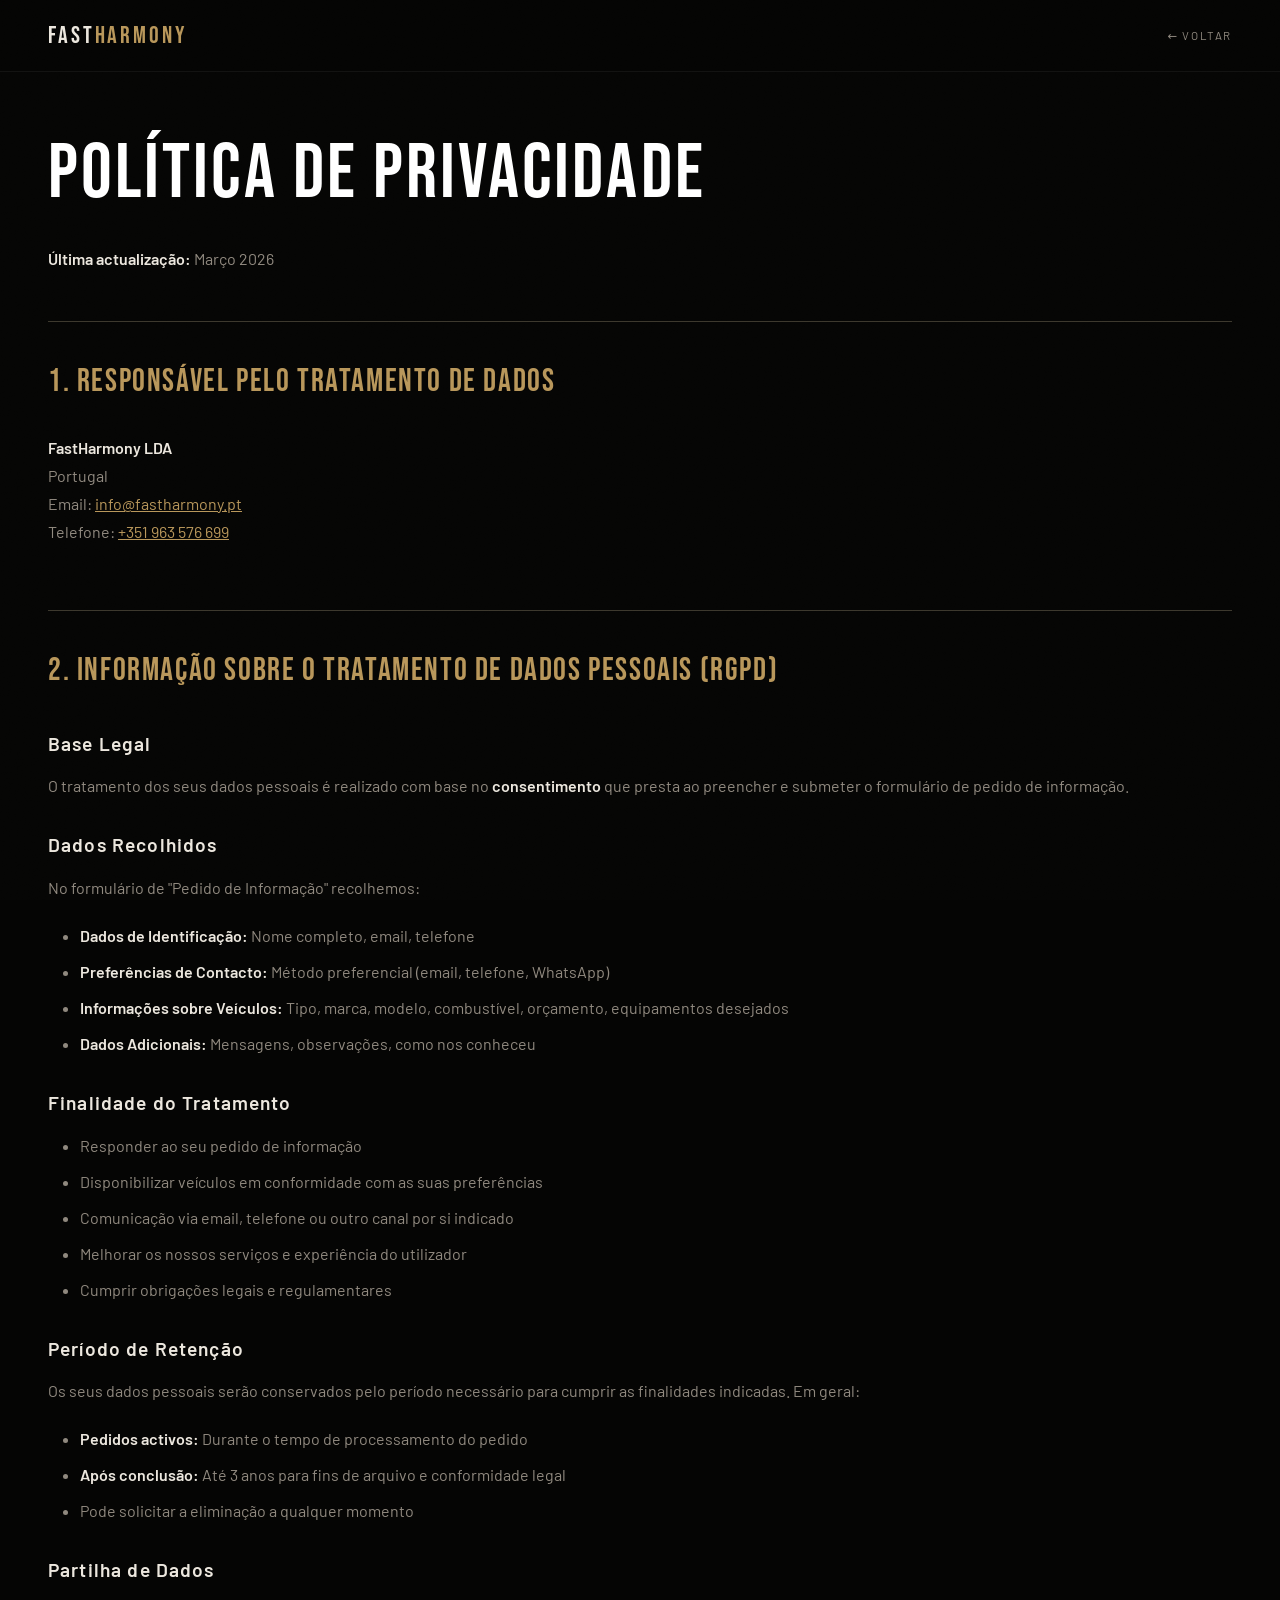
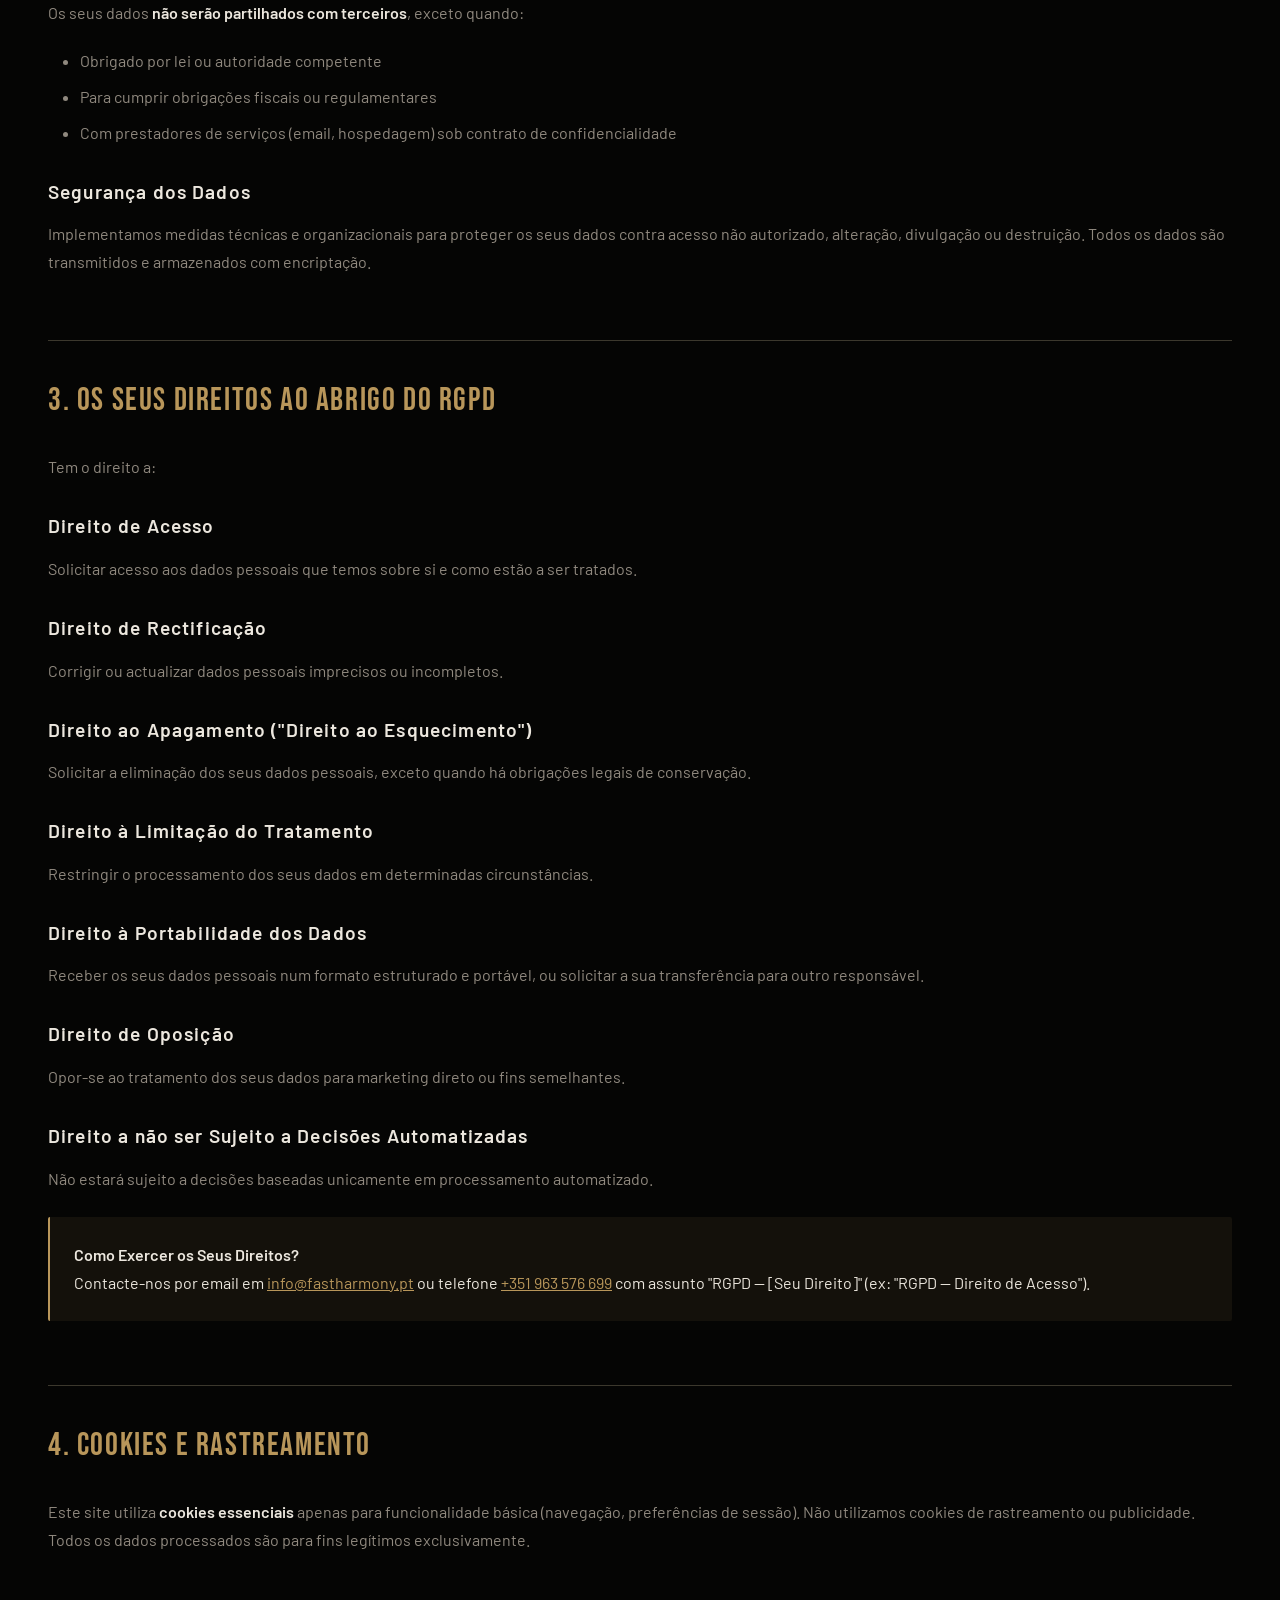
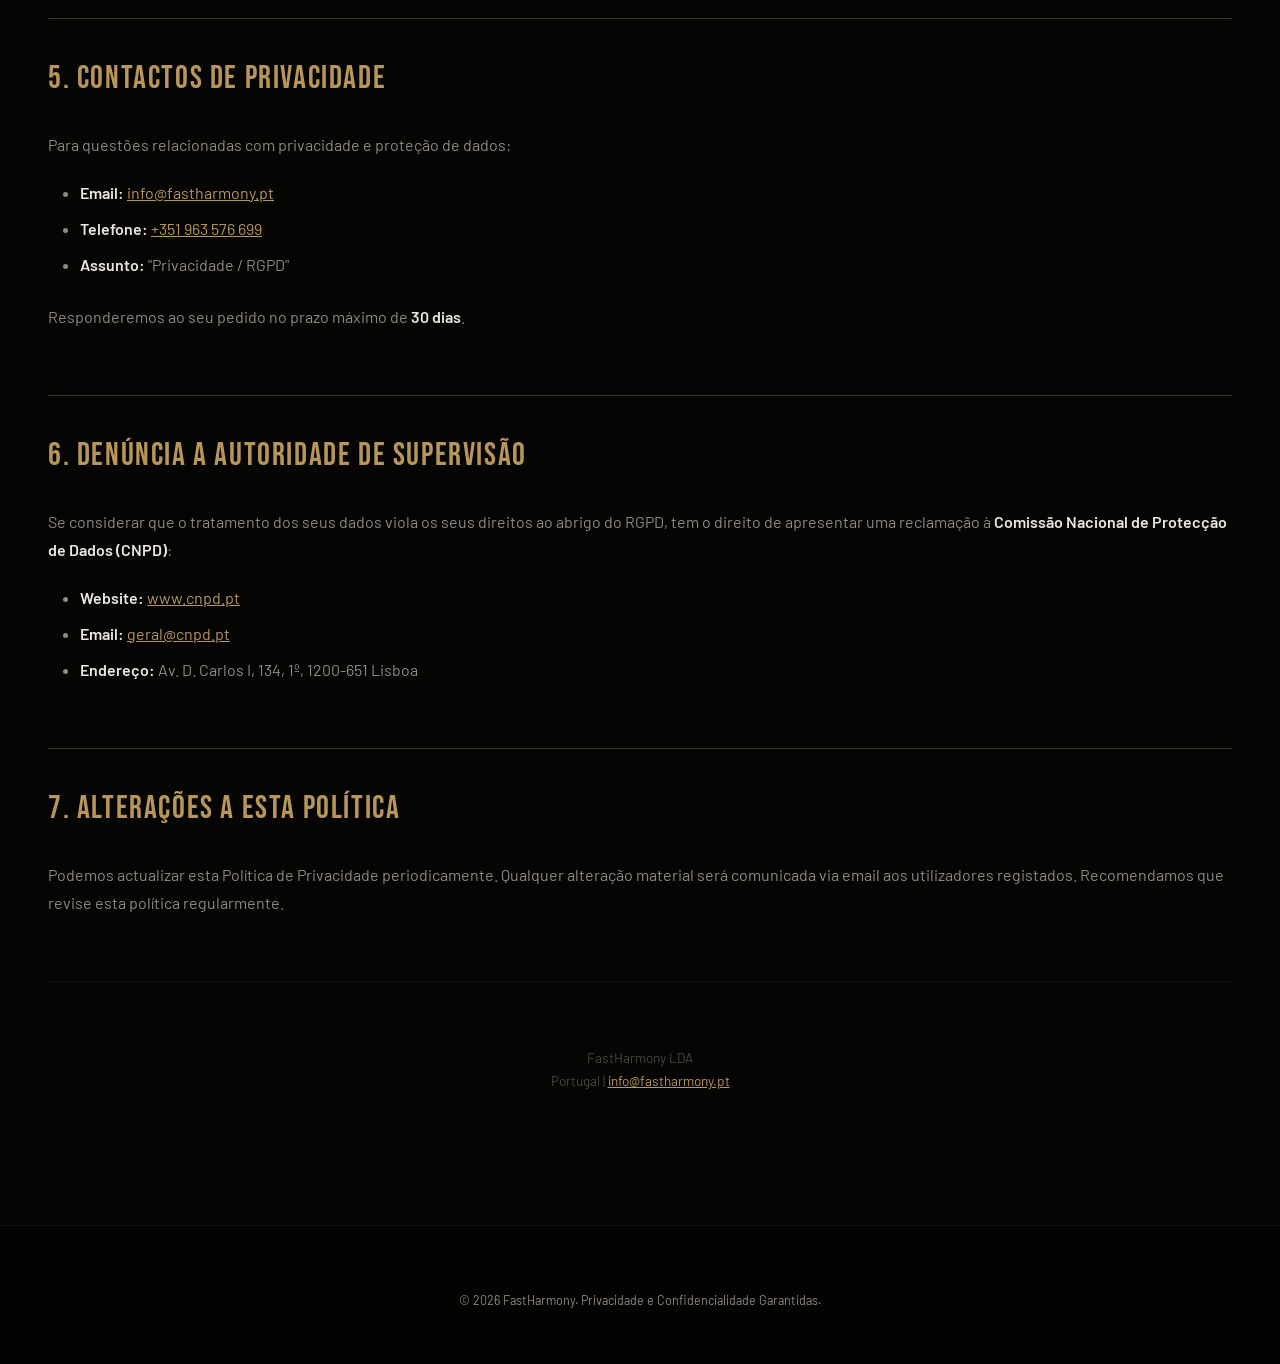
<file: privacy.html>
<!DOCTYPE html>
<html lang="pt">
<head>
  <meta charset="UTF-8" />
  <meta name="viewport" content="width=device-width, initial-scale=1.0" />
  <title>Política de Privacidade — FastHarmony</title>
  <meta name="description" content="Política de Privacidade e proteção de dados pessoais - FastHarmony" />
  <meta name="theme-color" content="#050504" />

  <!-- Google Fonts -->
  <link rel="preconnect" href="https://fonts.googleapis.com" />
  <link rel="preconnect" href="https://fonts.gstatic.com" crossorigin />
  <link href="https://fonts.googleapis.com/css2?family=Bebas+Neue&family=Barlow:ital,wght@0,300;0,400;0,500;0,600;0,700;1,300;1,400&display=swap" rel="stylesheet" />

  <style>
    /* ═══════════════════════════════════════════ */
    /* PRIVACY PAGE — Inline styling */
    /* ═══════════════════════════════════════════ */

    * {
      box-sizing: border-box;
      margin: 0;
      padding: 0;
    }

    body {
      font-family: 'Barlow', system-ui, sans-serif;
      background-color: #050504;
      color: #ece7de;
      line-height: 1.75;
      overflow-x: hidden;
      -webkit-font-smoothing: antialiased;
      -moz-osx-font-smoothing: grayscale;
    }

    .grain {
      position: fixed;
      inset: 0;
      pointer-events: none;
      z-index: 8000;
      opacity: 0.045;
      background-image: url("data:image/svg+xml,%3Csvg xmlns='http://www.w3.org/2000/svg' width='300' height='300'%3E%3Cfilter id='n'%3E%3CfeTurbulence type='fractalNoise' baseFrequency='0.8' numOctaves='4' stitchTiles='stitch'/%3E%3CfeColorMatrix type='saturate' values='0'/%3E%3C/filter%3E%3Crect width='300' height='300' filter='url(%23n)'/%3E%3C/svg%3E");
      background-size: 280px 280px;
      mix-blend-mode: overlay;
    }

    .nav {
      position: fixed;
      top: 0;
      left: 0;
      right: 0;
      z-index: 1000;
      height: 72px;
      background: rgba(5, 5, 4, 0.9);
      backdrop-filter: blur(20px);
      border-bottom: 1px solid rgba(255, 255, 255, 0.055);
      display: flex;
      align-items: center;
      justify-content: space-between;
      padding: 0 3rem;
    }

    .nav__logo {
      font-family: 'Bebas Neue', sans-serif;
      font-size: 1.5rem;
      font-weight: 400;
      letter-spacing: 0.12em;
      text-transform: uppercase;
      text-decoration: none;
      color: #ece7de;
    }

    .nav__logo-harmony {
      color: #b8965a;
    }

    .nav__logo-back {
      font-size: 0.72rem;
      letter-spacing: 0.14em;
      text-transform: uppercase;
      color: #90897f;
      text-decoration: none;
      transition: color 0.35s cubic-bezier(0.4, 0, 0.2, 1);
    }

    .nav__logo-back:hover {
      color: #b8965a;
    }

    .container {
      width: 100%;
      max-width: 1320px;
      margin-inline: auto;
      padding-inline: 3rem;
    }

    main {
      padding-top: calc(72px + 4rem);
      padding-bottom: 7rem;
    }

    h1 {
      font-family: 'Bebas Neue', sans-serif;
      font-size: clamp(2.5rem, 6vw, 5rem);
      font-weight: 400;
      line-height: 1;
      letter-spacing: 0.04em;
      text-transform: uppercase;
      color: #fff;
      margin-block: 0 2rem;
    }

    h2 {
      font-family: 'Bebas Neue', sans-serif;
      font-size: 2rem;
      font-weight: 400;
      letter-spacing: 0.05em;
      text-transform: uppercase;
      color: #b8965a;
      margin-block: 3rem 1.5rem;
      border-block-start: 1px solid rgba(255, 235, 190, 0.22);
      padding-block-start: 2rem;
    }

    h3 {
      font-size: 1.2rem;
      font-weight: 600;
      color: #ece7de;
      margin-block: 1.75rem 0.75rem;
      letter-spacing: 0.06em;
    }

    p {
      margin-block-end: 1.25rem;
      color: #90897f;
    }

    strong {
      color: #ece7de;
      font-weight: 600;
    }

    ul, ol {
      margin-block-end: 1.5rem;
      margin-inline-start: 2rem;
      color: #90897f;
    }

    li {
      margin-block-end: 0.5rem;
    }

    a {
      color: #b8965a;
      text-decoration: underline;
      transition: opacity 0.35s cubic-bezier(0.4, 0, 0.2, 1);
    }

    a:hover {
      opacity: 0.8;
    }

    .section {
      margin-block-end: 4rem;
    }

    .highlight {
      background: rgba(184, 150, 90, 0.08);
      padding: 1.5rem;
      border-left: 2px solid #b8965a;
      border-radius: 2px;
      margin-block: 1.5rem;
    }

    footer {
      background: #030302;
      border-top: 1px solid rgba(255, 255, 255, 0.055);
      padding: 4rem 3rem 2rem;
      text-align: center;
      color: #4a4640;
      font-size: 0.78rem;
    }

    @media (width < 640px) {
      .nav {
        padding: 0 1.25rem;
      }

      .container {
        padding-inline: 1.25rem;
      }

      h1 {
        font-size: 2rem;
      }

      h2 {
        font-size: 1.4rem;
      }
    }
  </style>
</head>
<body>

  <div class="grain" aria-hidden="true"></div>

  <nav class="nav">
    <a href="index.html" class="nav__logo" aria-label="FastHarmony — Topo">
      <span>FAST</span><span class="nav__logo-harmony">HARMONY</span>
    </a>
    <a href="index.html" class="nav__logo-back">← Voltar</a>
  </nav>

  <main>
    <div class="container">

      <h1>Política de Privacidade</h1>
      <p><strong>Última actualização:</strong> Março 2026</p>

      <!-- ════════════════════════════════════════════ -->
      <section class="section">
        <h2>1. Responsável pelo Tratamento de Dados</h2>
        <p>
          <strong>FastHarmony LDA</strong><br>
          Portugal<br>
          Email: <a href="mailto:info@fastharmony.pt">info@fastharmony.pt</a><br>
          Telefone: <a href="tel:+351963576699">+351 963 576 699</a>
        </p>
      </section>

      <!-- ════════════════════════════════════════════ -->
      <section class="section">
        <h2>2. Informação sobre o Tratamento de Dados Pessoais (RGPD)</h2>

        <h3>Base Legal</h3>
        <p>
          O tratamento dos seus dados pessoais é realizado com base no <strong>consentimento</strong> que presta ao preencher e submeter o formulário de pedido de informação.
        </p>

        <h3>Dados Recolhidos</h3>
        <p>No formulário de "Pedido de Informação" recolhemos:</p>
        <ul>
          <li><strong>Dados de Identificação:</strong> Nome completo, email, telefone</li>
          <li><strong>Preferências de Contacto:</strong> Método preferencial (email, telefone, WhatsApp)</li>
          <li><strong>Informações sobre Veículos:</strong> Tipo, marca, modelo, combustível, orçamento, equipamentos desejados</li>
          <li><strong>Dados Adicionais:</strong> Mensagens, observações, como nos conheceu</li>
        </ul>

        <h3>Finalidade do Tratamento</h3>
        <ul>
          <li>Responder ao seu pedido de informação</li>
          <li>Disponibilizar veículos em conformidade com as suas preferências</li>
          <li>Comunicação via email, telefone ou outro canal por si indicado</li>
          <li>Melhorar os nossos serviços e experiência do utilizador</li>
          <li>Cumprir obrigações legais e regulamentares</li>
        </ul>

        <h3>Período de Retenção</h3>
        <p>
          Os seus dados pessoais serão conservados pelo período necessário para cumprir as finalidades indicadas. Em geral:
        </p>
        <ul>
          <li><strong>Pedidos activos:</strong> Durante o tempo de processamento do pedido</li>
          <li><strong>Após conclusão:</strong> Até 3 anos para fins de arquivo e conformidade legal</li>
          <li>Pode solicitar a eliminação a qualquer momento</li>
        </ul>

        <h3>Partilha de Dados</h3>
        <p>
          Os seus dados <strong>não serão partilhados com terceiros</strong>, exceto quando:
        </p>
        <ul>
          <li>Obrigado por lei ou autoridade competente</li>
          <li>Para cumprir obrigações fiscais ou regulamentares</li>
          <li>Com prestadores de serviços (email, hospedagem) sob contrato de confidencialidade</li>
        </ul>

        <h3>Segurança dos Dados</h3>
        <p>
          Implementamos medidas técnicas e organizacionais para proteger os seus dados contra acesso não autorizado, alteração, divulgação ou destruição. Todos os dados são transmitidos e armazenados com encriptação.
        </p>
      </section>

      <!-- ════════════════════════════════════════════ -->
      <section class="section">
        <h2>3. Os Seus Direitos ao Abrigo do RGPD</h2>
        <p>Tem o direito a:</p>

        <h3>Direito de Acesso</h3>
        <p>Solicitar acesso aos dados pessoais que temos sobre si e como estão a ser tratados.</p>

        <h3>Direito de Rectificação</h3>
        <p>Corrigir ou actualizar dados pessoais imprecisos ou incompletos.</p>

        <h3>Direito ao Apagamento ("Direito ao Esquecimento")</h3>
        <p>Solicitar a eliminação dos seus dados pessoais, exceto quando há obrigações legais de conservação.</p>

        <h3>Direito à Limitação do Tratamento</h3>
        <p>Restringir o processamento dos seus dados em determinadas circunstâncias.</p>

        <h3>Direito à Portabilidade dos Dados</h3>
        <p>Receber os seus dados pessoais num formato estruturado e portável, ou solicitar a sua transferência para outro responsável.</p>

        <h3>Direito de Oposição</h3>
        <p>Opor-se ao tratamento dos seus dados para marketing direto ou fins semelhantes.</p>

        <h3>Direito a não ser Sujeito a Decisões Automatizadas</h3>
        <p>Não estará sujeito a decisões baseadas unicamente em processamento automatizado.</p>

        <div class="highlight">
          <strong>Como Exercer os Seus Direitos?</strong><br>
          Contacte-nos por email em <a href="mailto:info@fastharmony.pt">info@fastharmony.pt</a> ou telefone <a href="tel:+351963576699">+351 963 576 699</a> com assunto "RGPD — [Seu Direito]" (ex: "RGPD — Direito de Acesso").
        </div>
      </section>

      <!-- ════════════════════════════════════════════ -->
      <section class="section">
        <h2>4. Cookies e Rastreamento</h2>
        <p>
          Este site utiliza <strong>cookies essenciais</strong> apenas para funcionalidade básica (navegação, preferências de sessão). Não utilizamos cookies de rastreamento ou publicidade. Todos os dados processados são para fins legítimos exclusivamente.
        </p>
      </section>

      <!-- ════════════════════════════════════════════ -->
      <section class="section">
        <h2>5. Contactos de Privacidade</h2>
        <p>
          Para questões relacionadas com privacidade e proteção de dados:
        </p>
        <ul>
          <li><strong>Email:</strong> <a href="mailto:info@fastharmony.pt">info@fastharmony.pt</a></li>
          <li><strong>Telefone:</strong> <a href="tel:+351963576699">+351 963 576 699</a></li>
          <li><strong>Assunto:</strong> "Privacidade / RGPD"</li>
        </ul>
        <p>
          Responderemos ao seu pedido no prazo máximo de <strong>30 dias</strong>.
        </p>
      </section>

      <!-- ════════════════════════════════════════════ -->
      <section class="section">
        <h2>6. Denúncia a Autoridade de Supervisão</h2>
        <p>
          Se considerar que o tratamento dos seus dados viola os seus direitos ao abrigo do RGPD, tem o direito de apresentar uma reclamação à <strong>Comissão Nacional de Protecção de Dados (CNPD)</strong>:
        </p>
        <ul>
          <li><strong>Website:</strong> <a href="https://www.cnpd.pt" target="_blank" rel="noopener">www.cnpd.pt</a></li>
          <li><strong>Email:</strong> <a href="mailto:geral@cnpd.pt">geral@cnpd.pt</a></li>
          <li><strong>Endereço:</strong> Av. D. Carlos I, 134, 1º, 1200-651 Lisboa</li>
        </ul>
      </section>

      <!-- ════════════════════════════════════════════ -->
      <section class="section">
        <h2>7. Alterações a Esta Política</h2>
        <p>
          Podemos actualizar esta Política de Privacidade periodicamente. Qualquer alteração material será comunicada via email aos utilizadores registados. Recomendamos que revise esta política regularmente.
        </p>
      </section>

      <hr style="border: none; border-top: 1px solid rgba(255, 255, 255, 0.055); margin: 4rem 0;">

      <p style="text-align: center; color: #4a4640; font-size: 0.85rem; margin-top: 3rem;">
        FastHarmony LDA<br>
        Portugal | <a href="mailto:info@fastharmony.pt">info@fastharmony.pt</a>
      </p>

    </div>
  </main>

  <footer>
    <p>&copy; <span id="year"></span> FastHarmony. Privacidade e Confidencialidade Garantidas.</p>
  </footer>

  <script>
    document.getElementById('year').textContent = new Date().getFullYear();
  </script>

</body>
</html>
</file>
